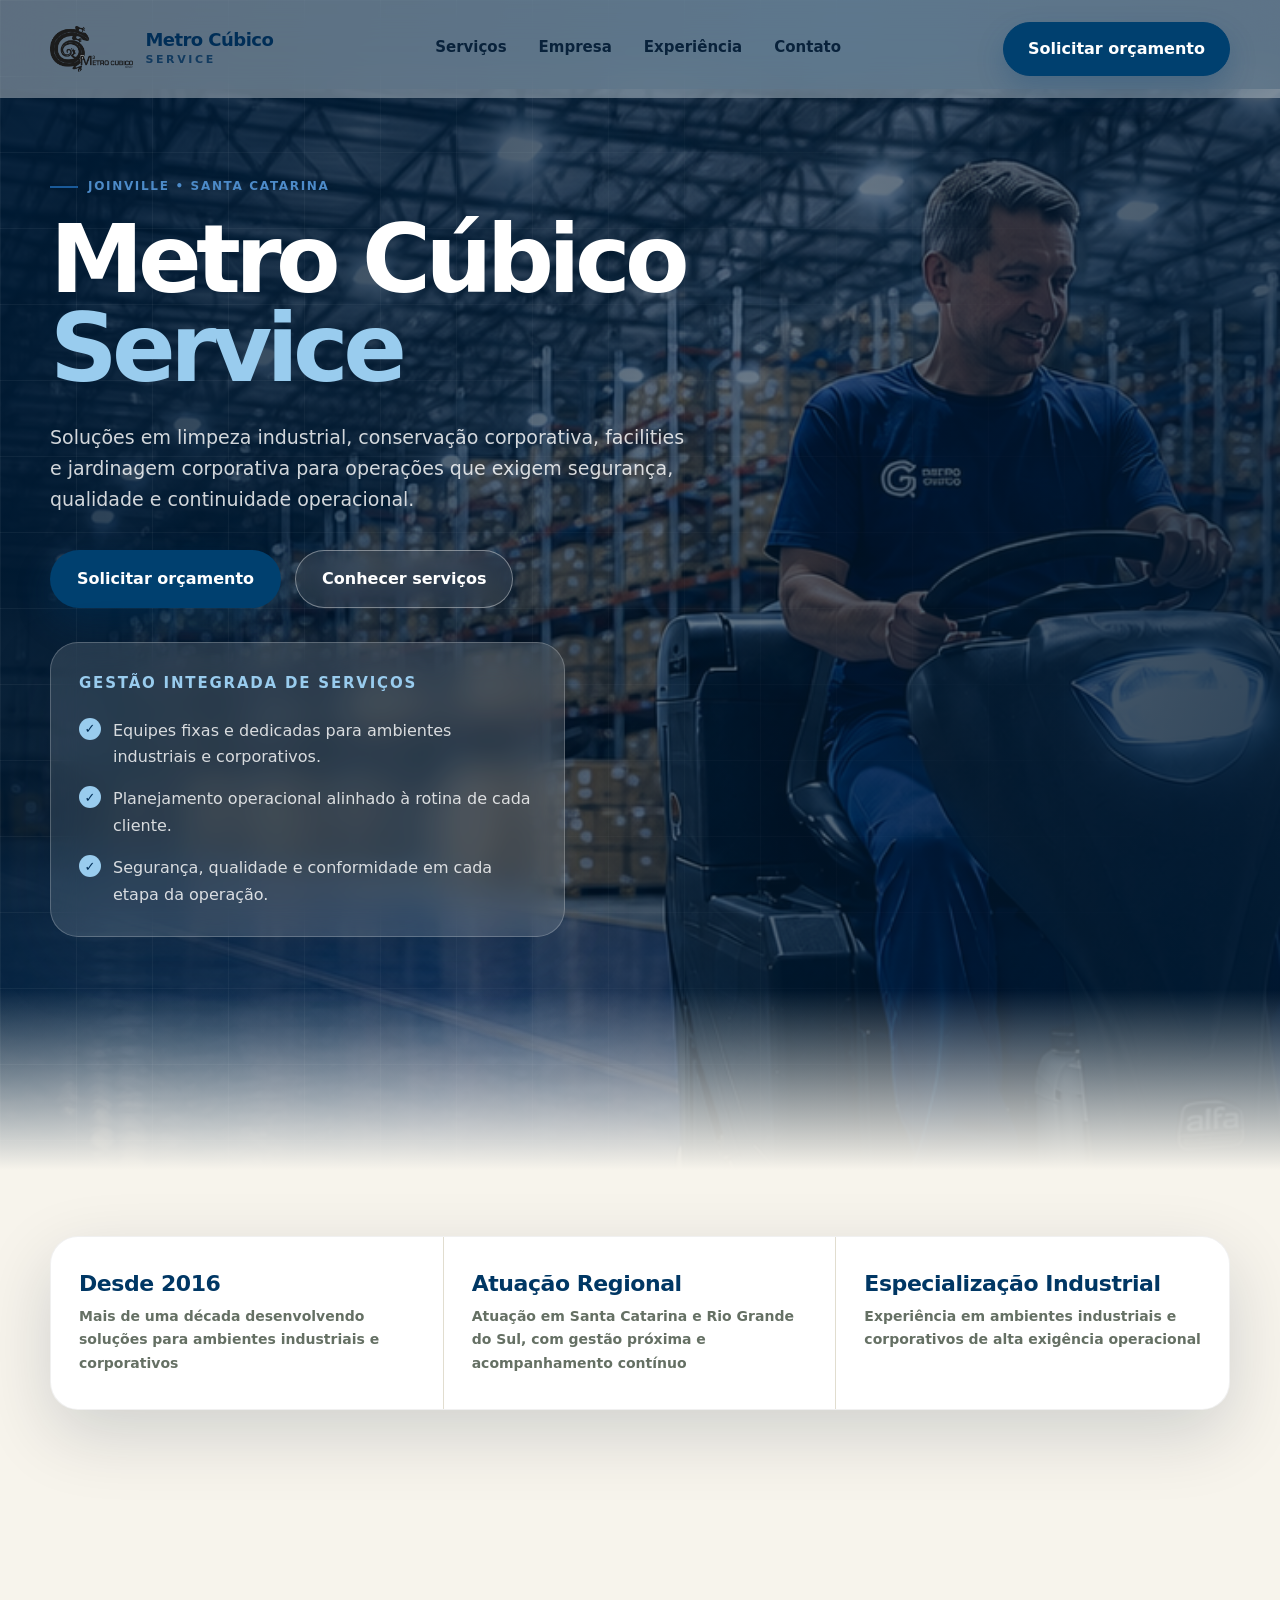
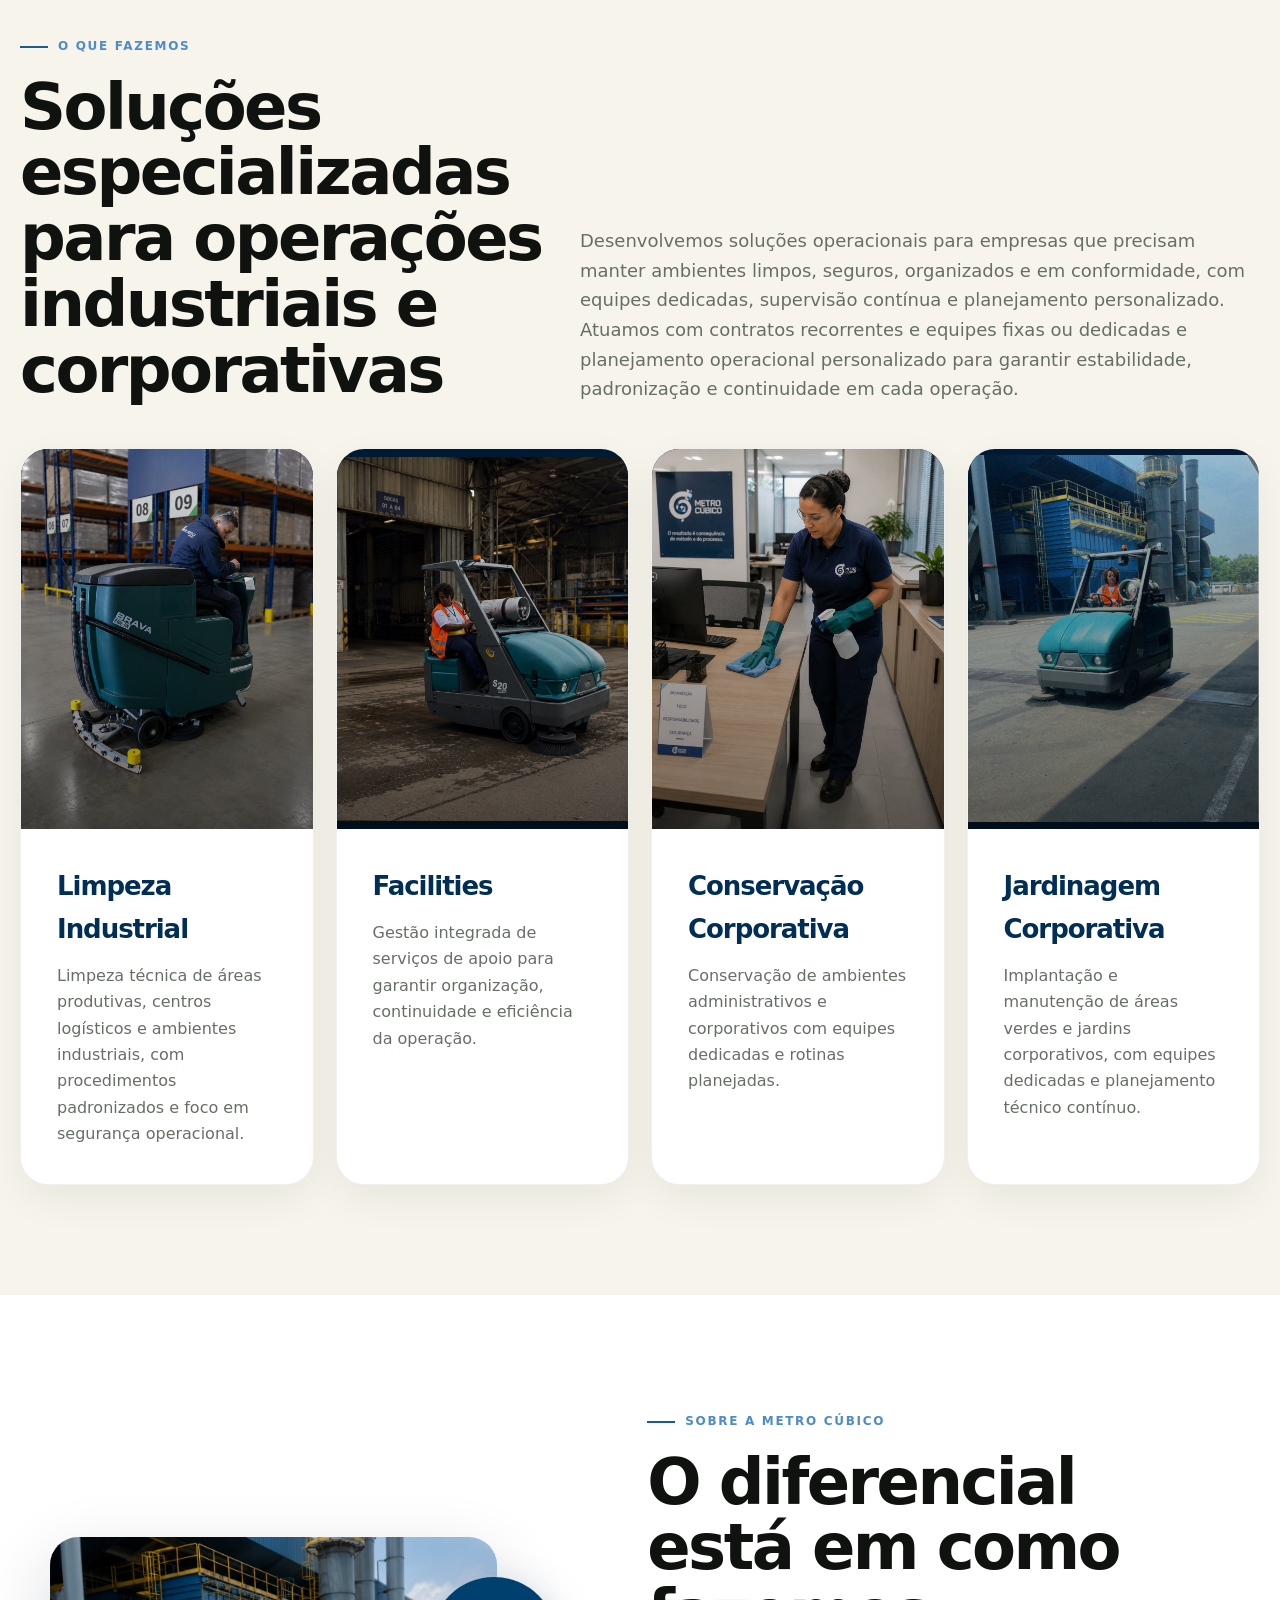
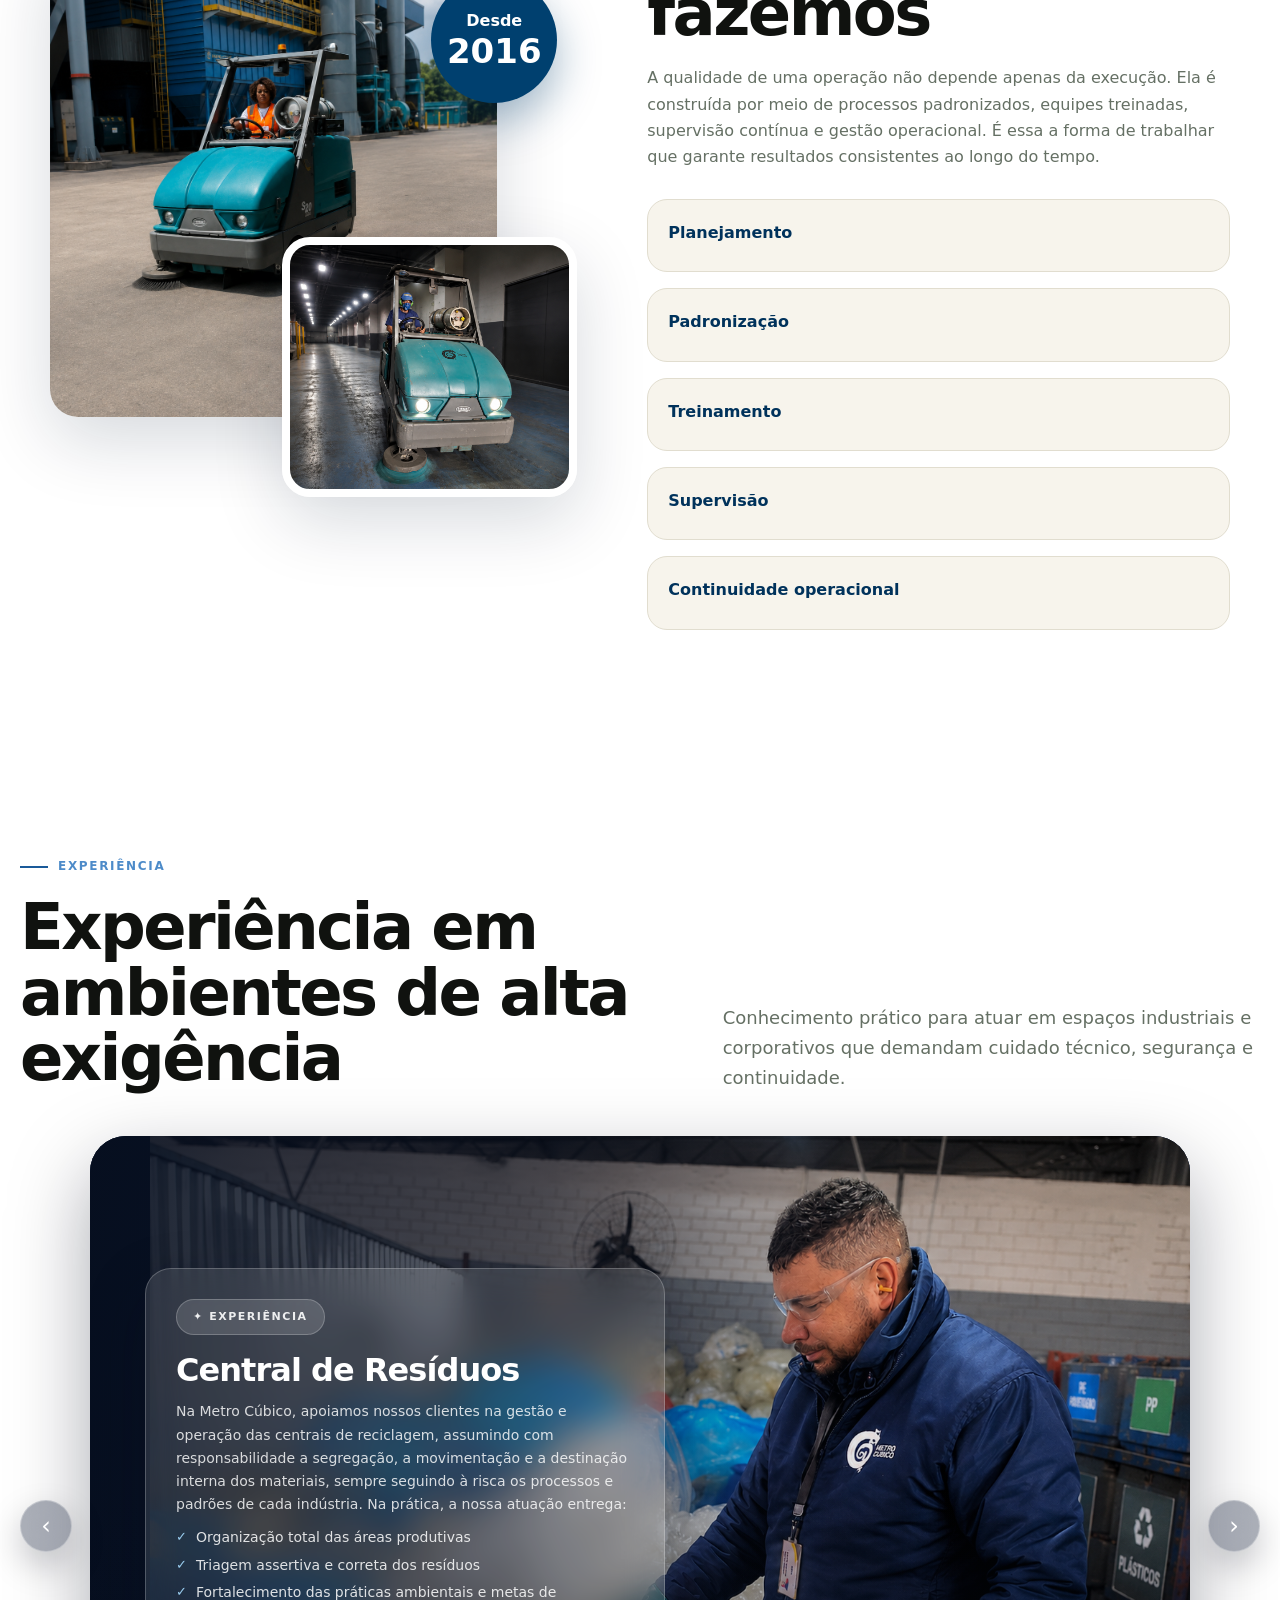
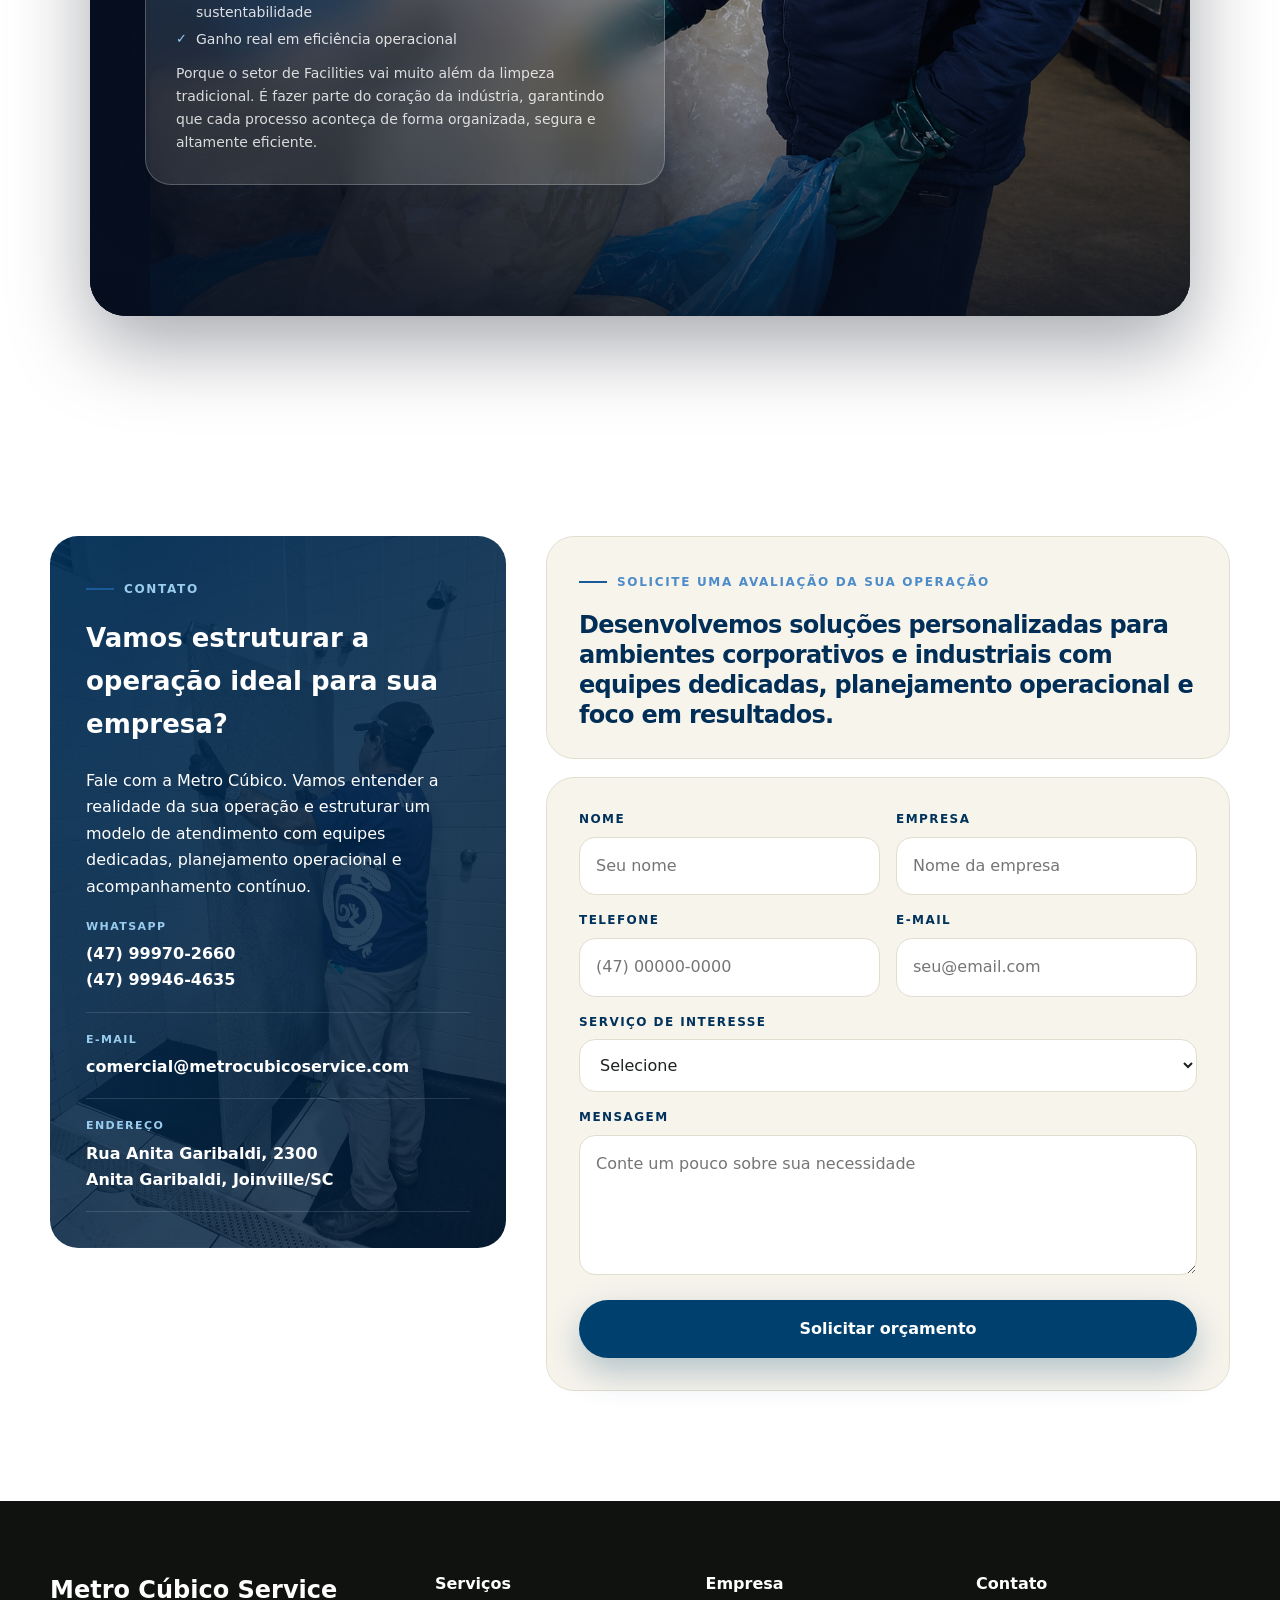
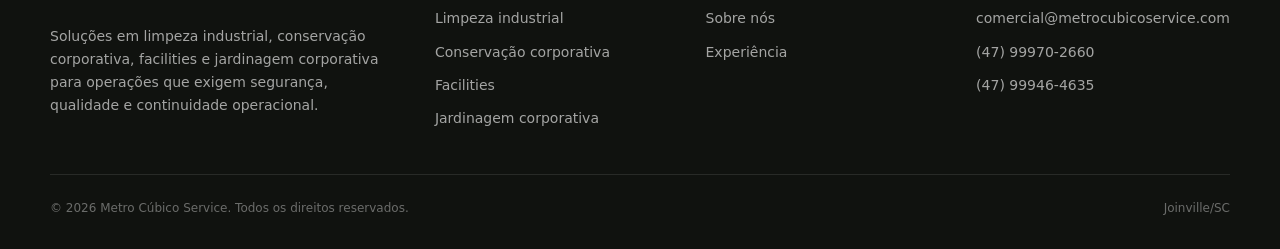
<file: index.html>
<!DOCTYPE html>
<html lang="pt-BR">
<head>
    <meta charset="UTF-8">
    <meta name="viewport" content="width=device-width, initial-scale=1.0">
    <title>Metro Cúbico Service | Facilities e Limpeza Industrial</title>
    <meta name="description" content="Soluções em limpeza industrial, conservação corporativa, facilities e jardinagem corporativa para ambientes industriais e corporativos.">
    <link rel="stylesheet" href="style.css">
</head>
<body>
    <header id="header">
        <div class="container nav">
            <a class="brand" href="#top" aria-label="Metro Cúbico Service">
                <img class="brand-logo" src="Metro_Cubico.png" alt="Metro Cúbico Service">
                <span class="brand-text">
                    <strong>Metro Cúbico</strong>
                    <small>Service</small>
                </span>
            </a>
            <nav class="nav-links" aria-label="Navegação principal">
                <a href="#servicos">Serviços</a>
                <a href="#sobre">Empresa</a>
                <a href="#experiencia">Experiência</a>
                <a href="#contato">Contato</a>
            </nav>
            <div class="nav-actions">
                <a class="btn btn-outline" href="#contato">Solicitar orçamento</a>
            </div>
            <button class="menu-btn" type="button" onclick="openMenu()" aria-label="Abrir menu">☰</button>
        </div>
    </header>

    <div class="mobile-menu" id="mobileMenu" aria-label="Menu mobile">
        <button class="close-menu" type="button" onclick="closeMenu()" aria-label="Fechar menu">×</button>
        <nav>
            <a href="#servicos" onclick="closeMenu()">Serviços</a>
            <a href="#sobre" onclick="closeMenu()">Empresa</a>
            <a href="#experiencia" onclick="closeMenu()">Experiência</a>
            <a href="#contato" onclick="closeMenu()">Contato</a>
        </nav>
    </div>

    <main id="top">
        <section class="hero" style="background-image: linear-gradient(110deg,rgba(0,26,51,.94),rgba(0,26,51,.58),rgba(0,26,51,.86)), url('Foto Hero.png');">
            <div class="hero-grid"></div>
            <div class="container hero-content">
                <div>
                    <span class="eyebrow">Joinville • Santa Catarina</span>
                    <h1>Metro Cúbico <span>Service</span></h1>
                    <p>Soluções em limpeza industrial, conservação corporativa, facilities e jardinagem corporativa para operações que exigem segurança, qualidade e continuidade operacional.</p>
                    <div class="hero-actions">
                        <a class="btn btn-primary hero-cta-orcamento" href="#contato">Solicitar orçamento</a>
                        <a class="btn btn-outline" href="#servicos">Conhecer serviços</a>
                    </div>
                </div>
                <aside class="hero-panel">
                    <h3>Gestão integrada de serviços</h3>
                    <ul class="hero-list">
                        <li><span class="check">✓</span><span>Equipes fixas e dedicadas para ambientes industriais e corporativos.</span></li>
                        <li><span class="check">✓</span><span>Planejamento operacional alinhado à rotina de cada cliente.</span></li>
                        <li><span class="check">✓</span><span>Segurança, qualidade e conformidade em cada etapa da operação.</span></li>
                    </ul>
                </aside>
            </div>
        </section>

        <section class="stats" aria-label="Números da Metro Cúbico">
            <div class="container">
                <div class="stats-card">
                    <div class="stat">
                        <strong>Desde 2016</strong>
                        <span>Mais de uma década desenvolvendo soluções para ambientes industriais e corporativos</span>
                    </div>
                    <div class="stat">
                        <strong>Atuação Regional</strong>
                        <span>Atuação em Santa Catarina e Rio Grande do Sul, com gestão próxima e acompanhamento contínuo</span>
                    </div>
                    <div class="stat">
                        <strong>Especialização Industrial</strong>
                        <span>Experiência em ambientes industriais e corporativos de alta exigência operacional</span>
                    </div>
                </div>
            </div>
        </section>

        <section class="solutions" id="servicos">
            <div class="container">
                <div class="section-head reveal">
                    <div>
                        <span class="eyebrow">O que fazemos</span>
                        <h2 class="title">Soluções especializadas para operações industriais e corporativas</h2>
                    </div>
                    <p class="subtitle">Desenvolvemos soluções operacionais para empresas que precisam manter ambientes limpos, seguros, organizados e em conformidade, com equipes dedicadas, supervisão contínua e planejamento personalizado. Atuamos com contratos recorrentes e equipes fixas ou dedicadas e planejamento operacional personalizado para garantir estabilidade, padronização e continuidade em cada operação.</p>
                </div>
                <div class="cards">
                    <article class="service reveal">
                        <div class="service-img" style="background-image:url('foto0.png')"></div>
                        <div class="service-body">
                            <h3>Limpeza Industrial</h3>
                            <p>Limpeza técnica de áreas produtivas, centros logísticos e ambientes industriais, com procedimentos padronizados e foco em segurança operacional.</p>
                        </div>
                    </article>
                    <article class="service reveal">
                        <div class="service-img" style="background-image:url('foto1.png')"></div>
                        <div class="service-body">
                            <h3>Facilities</h3>
                            <p>Gestão integrada de serviços de apoio para garantir organização, continuidade e eficiência da operação.</p>
                        </div>
                    </article>
                    <article class="service reveal">
                        <div class="service-img service-img-contain" style="background-image:url('foto4.jpeg')"></div>
                        <div class="service-body">
                            <h3>Conservação Corporativa</h3>
                            <p>Conservação de ambientes administrativos e corporativos com equipes dedicadas e rotinas planejadas.</p>
                        </div>
                    </article>
                    <article class="service reveal">
                        <div class="service-img" style="background-image:url('foto2.png')"></div>
                        <div class="service-body">
                            <h3>Jardinagem Corporativa</h3>
                            <p>Implantação e manutenção de áreas verdes e jardins corporativos, com equipes dedicadas e planejamento técnico contínuo.</p>
                        </div>
                    </article>
                </div>
            </div>
        </section>

        <section class="about" id="sobre">
            <div class="container about-grid">
                <div class="photo-stack reveal">
                    <div class="photo-main" style="background-image:url('foto6.png')"></div>
                    <div class="photo-small" style="background-image:url('foto7.png')"></div>
                    <div class="badge">Desde<span>2016</span></div>
                </div>
                <div class="about-text reveal">
                    <span class="eyebrow">Sobre a Metro Cúbico</span>
                    <h2 class="title">O diferencial está em como fazemos</h2>
                    <p>A qualidade de uma operação não depende apenas da execução. Ela é construída por meio de processos padronizados, equipes treinadas, supervisão contínua e gestão operacional. É essa a forma de trabalhar que garante resultados consistentes ao longo do tempo.</p>
                    <div class="values">
                        <div class="value">
                            <h4>Planejamento</h4>
                        </div>
                        <div class="value">
                            <h4>Padronização</h4>
                        </div>
                        <div class="value">
                            <h4>Treinamento</h4>
                        </div>
                        <div class="value">
                            <h4>Supervisão</h4>
                        </div>
                        <div class="value">
                            <h4>Continuidade operacional</h4>
                        </div>
                    </div>
                </div>
            </div>
        </section>

        <section class="portfolio" id="experiencia">
            <div class="container">
                <div class="section-head reveal">
                    <div>
                        <span class="eyebrow">Experiência</span>
                        <h2 class="title">Experiência em ambientes de alta exigência</h2>
                    </div>
                    <p class="subtitle">Conhecimento prático para atuar em espaços industriais e corporativos que demandam cuidado técnico, segurança e continuidade.</p>
                </div>

                <div class="hero-carousel reveal">
                    <button class="hero-arrow hero-arrow-prev" type="button" onclick="expCarouselMove(-1)" aria-label="Bloco anterior">‹</button>

                    <div class="hero-frame">
                        <div class="hero-track" id="expCarouselTrack">
                            <div class="hero-slide">
                                <div class="hero-glass hero-glass-lg">
                                    <span class="hero-badge">✦ Experiência</span>
                                    <h3>Central de Resíduos</h3>
                                    <p>Na Metro Cúbico, apoiamos nossos clientes na gestão e operação das centrais de reciclagem, assumindo com responsabilidade a segregação, a movimentação e a destinação interna dos materiais, sempre seguindo à risca os processos e padrões de cada indústria. Na prática, a nossa atuação entrega:</p>
                                    <ul class="hero-list-mini">
                                        <li>Organização total das áreas produtivas</li>
                                        <li>Triagem assertiva e correta dos resíduos</li>
                                        <li>Fortalecimento das práticas ambientais e metas de sustentabilidade</li>
                                        <li>Ganho real em eficiência operacional</li>
                                    </ul>
                                    <p>Porque o setor de Facilities vai muito além da limpeza tradicional. É fazer parte do coração da indústria, garantindo que cada processo aconteça de forma organizada, segura e altamente eficiente.</p>
                                </div>
                            </div>
                            <div class="hero-slide">
                                <div class="hero-glass hero-glass-lg">
                                    <span class="hero-badge">✦ Experiência</span>
                                    <h3>Central de Cavacos</h3>
                                    <p>Na Metro Cúbico, nós assumimos essa carga para que o seu time mantenha o foco no que realmente importa: produzir com eficiência. Nossa equipe atua diretamente no apoio à operação industrial, realizando atividades essenciais como:</p>
                                    <ul class="hero-list-mini">
                                        <li>Movimentação de cavacos</li>
                                        <li>Apoio logístico interno</li>
                                        <li>Organização e zelo das áreas produtivas</li>
                                        <li>Suporte ágil às rotinas operacionais</li>
                                    </ul>
                                    <p>É um trabalho de bastidores que muitas vezes passa despercebido, mas que faz toda a diferença na continuidade e na produtividade da operação. Para nós, facilities também é apoiar e impulsionar a operação industrial. É assim que a Metro Cúbico entende e vive o seu papel dentro da indústria. Enquanto sua equipe produz, a nossa garante que a operação de apoio continue funcionando.</p>
                                </div>
                            </div>
                            <div class="hero-slide">
                                <div class="hero-glass hero-glass-lg">
                                    <span class="hero-badge">✦ Experiência</span>
                                    <h3>Fundição</h3>
                                    <p>Em fundições, a limpeza faz parte da rotina operacional. Ambientes com altas temperaturas, grande concentração de poeira e intenso fluxo de pessoas exigem procedimentos contínuos para preservar a organização e a segurança. Na prática, nossa atuação inclui:</p>
                                    <ul class="hero-list-mini">
                                        <li>Limpeza contínua de pisos e corredores da área produtiva</li>
                                        <li>Conservação das entradas e áreas administrativas da fundição</li>
                                        <li>Remoção de poeira e resíduos das áreas de circulação</li>
                                        <li>Organização dos ambientes para favorecer a segurança e a mobilidade da operação</li>
                                    </ul>
                                    <p>Em ambientes de fundição, manter corredores e áreas de circulação limpos vai além da conservação. Contribui para a segurança dos colaboradores, facilita a movimentação da operação e preserva as condições adequadas de trabalho em um ambiente naturalmente desafiador.</p>
                                </div>
                            </div>
                            <div class="hero-slide">
                                <div class="hero-glass hero-glass-lg">
                                    <span class="hero-badge">✦ Experiência</span>
                                    <h3>Usinagem</h3>
                                    <p>Em áreas de usinagem, a limpeza precisa acompanhar o ritmo da produção. Nossa equipe atua para controlar resíduos do processo, manter áreas organizadas e reduzir riscos decorrentes do acúmulo de óleo e cavacos. Na prática, nossa atuação inclui:</p>
                                    <ul class="hero-list-mini">
                                        <li>Limpeza contínua de pisos com resíduos oleosos</li>
                                        <li>Remoção de cavacos e resíduos do processo</li>
                                        <li>Limpeza de vidros em área de usinagem com remoção de película oleosa e resíduos aderidos ao processo</li>
                                        <li>Conservação das áreas produtivas e de circulação</li>
                                    </ul>
                                    <p>Em ambientes de usinagem, a limpeza vai além da organização. Ela contribui diretamente para a segurança das equipes, reduz riscos de escorregamentos e mantém a operação preparada para produzir com continuidade.</p>
                                </div>
                            </div>
                            <div class="hero-slide">
                                <div class="hero-glass hero-glass-lg">
                                    <span class="hero-badge">✦ Experiência</span>
                                    <h3>Paisagismo e Manutenção de Áreas Verdes</h3>
                                    <p>Em ambientes corporativos e industriais, as áreas verdes também fazem parte da experiência, da segurança e da identidade da empresa. Por isso, nossos projetos paisagísticos são desenvolvidos para operações onde também realizamos a implantação e a manutenção contínua, garantindo continuidade técnica e a evolução do paisagismo ao longo do tempo. Na prática, nossa atuação contempla:</p>
                                    <ul class="hero-list-mini">
                                        <li>Desenvolvimento de projetos paisagísticos para operações atendidas pela Metro Cúbico</li>
                                        <li>Implantação de áreas verdes e jardins corporativos</li>
                                        <li>Manutenção contínua por equipes dedicadas</li>
                                        <li>Supervisão técnica e planejamento das atividades</li>
                                        <li>Tecnologias aplicadas à manutenção, como roçada robotizada em operações compatíveis</li>
                                    </ul>
                                    <p>Ao integrar projeto, implantação e manutenção sob uma única gestão, preservamos o conhecimento técnico sobre cada área verde, garantindo maior qualidade na execução, continuidade dos cuidados e evolução consistente do paisagismo ao longo do tempo.</p>
                                </div>
                            </div>
                        </div>
                    </div>

                    <button class="hero-arrow hero-arrow-next" type="button" onclick="expCarouselMove(1)" aria-label="Próximo bloco">›</button>
                </div>

                <div class="hero-dots" id="expCarouselDots"></div>
            </div>
        </section>

        <section class="contact" id="contato">
            <div class="container contact-grid">
                <div class="contact-info reveal" style="background-image:linear-gradient(135deg,rgba(0,46,87,.92),rgba(0,26,51,.78)),url('foto15.jpg');background-size:cover;background-position:center;">
                    <span class="eyebrow">Contato</span>
                    <h3>Vamos estruturar a operação ideal para sua empresa?</h3>
                    <p>Fale com a Metro Cúbico. Vamos entender a realidade da sua operação e estruturar um modelo de atendimento com equipes dedicadas, planejamento operacional e acompanhamento contínuo.</p>
                    <div class="contact-line">
                        <span>WhatsApp</span>
                        <a href="https://wa.me/5547999702660" target="_blank" rel="noopener">(47) 99970-2660</a><br>
                        <a href="https://wa.me/5547999464635" target="_blank" rel="noopener">(47) 99946-4635</a>
                    </div>
                    <div class="contact-line">
                        <span>E-mail</span>
                        <a href="mailto:comercial@metrocubicoservice.com">comercial@metrocubicoservice.com</a>
                    </div>
                    <div class="contact-line">
                        <span>Endereço</span>
                        <p>Rua Anita Garibaldi, 2300<br>Anita Garibaldi, Joinville/SC</p>
                    </div>
                </div>

                <div class="form-wrap reveal">
                    <div class="form-intro">
                        <span class="eyebrow">Solicite uma avaliação da sua operação</span>
                        <h3>Desenvolvemos soluções personalizadas para ambientes corporativos e industriais com equipes dedicadas, planejamento operacional e foco em resultados.</h3>
                    </div>
                    <form class="form" onsubmit="sendForm(event)">
                        <div class="form-row">
                            <div class="field">
                                <label for="nome">Nome</label>
                                <input type="text" id="nome" name="nome" placeholder="Seu nome" required>
                            </div>
                            <div class="field">
                                <label for="empresa">Empresa</label>
                                <input type="text" id="empresa" name="empresa" placeholder="Nome da empresa" required>
                            </div>
                        </div>
                        <div class="form-row">
                            <div class="field">
                                <label for="telefone">Telefone</label>
                                <input type="tel" id="telefone" name="telefone" placeholder="(47) 00000-0000" required>
                            </div>
                            <div class="field">
                                <label for="email">E-mail</label>
                                <input type="email" id="email" name="email" placeholder="seu@email.com">
                            </div>
                        </div>
                        <div class="field">
                            <label for="servico">Serviço de interesse</label>
                            <select id="servico" name="servico" required>
                                <option value="">Selecione</option>
                                <option>Limpeza industrial</option>
                                <option>Conservação corporativa</option>
                                <option>Facilities</option>
                                <option>Jardinagem corporativa</option>
                                <option>Automação de roçada</option>
                                <option>Outro</option>
                            </select>
                        </div>
                        <div class="field">
                            <label for="mensagem">Mensagem</label>
                            <textarea id="mensagem" name="mensagem" placeholder="Conte um pouco sobre sua necessidade"></textarea>
                        </div>
                        <button class="btn btn-primary" type="submit">Solicitar orçamento</button>
                    </form>
                </div>
            </div>
        </section>
    </main>

    <footer>
        <div class="container footer-grid">
            <div>
                <h3>Metro Cúbico Service</h3>
                <p>Soluções em limpeza industrial, conservação corporativa, facilities e jardinagem corporativa para operações que exigem segurança, qualidade e continuidade operacional.</p>
            </div>
            <div class="footer-col">
                <h4>Serviços</h4>
                <a href="#servicos">Limpeza industrial</a>
                <a href="#servicos">Conservação corporativa</a>
                <a href="#servicos">Facilities</a>
                <a href="#servicos">Jardinagem corporativa</a>
            </div>
            <div class="footer-col">
                <h4>Empresa</h4>
                <a href="#sobre">Sobre nós</a>
                <a href="#experiencia">Experiência</a>
            </div>
            <div class="footer-col">
                <h4>Contato</h4>
                <a href="mailto:comercial@metrocubicoservice.com">comercial@metrocubicoservice.com</a>
                <a href="https://wa.me/5547999702660" target="_blank" rel="noopener">(47) 99970-2660</a>
                <a href="https://wa.me/5547999464635" target="_blank" rel="noopener">(47) 99946-4635</a>
            </div>
        </div>
        <div class="container footer-bottom">
            <span>© 2026 Metro Cúbico Service. Todos os direitos reservados.</span>
            <span>Joinville/SC</span>
        </div>
    </footer>

    <script src="java.js"></script>
</body>
</html>
</file>
<file: style.css>
﻿:root{
      --blue-950:#001a33;
      --blue-900:#002E57;
      --blue-800:#00325B;
      --blue-700:#003764;
      --blue-600:#00406F;
      --blue-500:#1a5a99;
      --blue-400:#4d8bc9;
      --blue-100:#e6f2ff;
      --cream:#f7f4ec;
      --cream-2:#dbd7ce;
      --white:#ffffff;
      --black:#10120f;
      --text:#1b211c;
      --muted:#657064;
      --line:#e1ddcf;
      --shadow:0 24px 70px rgba(0,26,51,.16);
      --radius:28px;
      --font-body:system-ui,-apple-system,BlinkMacSystemFont,'Segoe UI',sans-serif;
      --font-title:system-ui,-apple-system,BlinkMacSystemFont,'Segoe UI',sans-serif;
    }

    *{box-sizing:border-box;margin:0;padding:0}
    html{scroll-behavior:smooth}
    body{font-family:var(--font-body);color:var(--text);background:var(--cream);line-height:1.65;overflow-x:hidden}
    img{max-width:100%;display:block}
    a{text-decoration:none;color:inherit}
    button,input,textarea,select{font:inherit}

    .container{width:min(1180px,calc(100% - 40px));margin-inline:auto}
    .eyebrow{display:inline-flex;align-items:center;gap:10px;font-size:12px;text-transform:uppercase;letter-spacing:.14em;font-weight:800;color:var(--blue-400);margin-bottom:18px}
    .eyebrow:before{content:'';width:28px;height:2px;background:var(--blue-500);display:inline-block}
    .title{font-family:var(--font-title);font-size:clamp(36px,5vw,64px);line-height:1.03;letter-spacing:-.04em;color:var(--black)}
    .title span{color:var(--blue-600)}
    .subtitle{font-size:18px;color:var(--muted);max-width:680px;margin-top:20px}
    .btn{display:inline-flex;align-items:center;justify-content:center;gap:10px;border-radius:999px;padding:15px 26px;font-weight:800;transition:.25s ease;border:1px solid transparent;cursor:pointer}
    .btn-primary{background:var(--blue-600);color:white;box-shadow:0 14px 35px rgba(0,64,111,.28)}
    .btn-primary:hover{background:var(--blue-700);transform:translateY(-2px)}
    .btn-light{background:rgba(255,255,255,.9);color:var(--blue-900)}
    .btn-light:hover{background:white;transform:translateY(-2px)}
    .btn-outline{border-color:rgba(255,255,255,.38);color:white;background:rgba(255,255,255,.08);backdrop-filter:blur(10px)}
    .btn-outline:hover{background:rgba(255,255,255,.18)}

    header{position:fixed;top:0;left:0;right:0;z-index:1000;padding:22px 0;background:rgba(255, 255, 255, 0.363);backdrop-filter:blur(24px);-webkit-backdrop-filter:blur(24px);transition:all .4s cubic-bezier(0.16, 1, 0.3, 1)}
    header.scrolled{padding:12px 0;background:rgba(255,255,255,.62);box-shadow:0 10px 40px rgba(0,0,0,.06);border-bottom:1px solid rgba(0,0,0,.03)}
    .nav{display:flex;align-items:center;justify-content:space-between;gap:28px}
    .brand{display:flex;align-items:center;gap:12px;font-weight:900;color:var(--blue-900);transition:transform .3s ease}
    .brand:hover{transform:scale(1.02)}
    .brand-mark{width:46px;height:46px;border-radius:14px;background:linear-gradient(135deg,var(--blue-500),var(--blue-800));display:grid;place-items:center;color:white;box-shadow:0 12px 24px rgba(0,0,0,.18)}
    .brand-logo{height:46px;width:auto;border-radius:8px;object-fit:contain}
    .brand-text{line-height:1.05}
    .brand-text strong{display:block;font-size:18px;letter-spacing:-.03em}
    .brand-text small{font-size:11px;text-transform:uppercase;letter-spacing:.24em;opacity:.8;font-weight:600}
    .nav-links{display:flex;align-items:center;gap:32px;color:var(--blue-950);font-size:15px;font-weight:600}
    .nav-links a{position:relative;opacity:.9;transition:.3s ease;padding-bottom:4px}
    .nav-links a::after{content:'';position:absolute;left:0;bottom:0;width:0;height:2px;background:var(--blue-400);transition:.3s ease;border-radius:2px}
    .nav-links a:hover{opacity:1;color:var(--blue-400)}
    .nav-links a:hover::after{width:100%}
    header.scrolled .nav-links a:hover{color:var(--blue-700)}
    header.scrolled .nav-links a::after{background:var(--blue-600)}
    .nav-actions{display:flex;align-items:center;gap:12px}
    .menu-btn{display:none;background:none;border:0;color:var(--blue-900);font-size:30px;cursor:pointer}
    header .btn-outline{color:white;border-color:var(--blue-600);background:var(--blue-600);backdrop-filter:none;box-shadow:0 12px 28px rgba(0,64,111,.24);padding:13px 24px;white-space:nowrap;min-width:max-content}
    header .btn-outline:hover{background:var(--blue-800);border-color:var(--blue-800);color:white;transform:translateY(-2px)}

    .hero{min-height:130vh;position:relative;display:grid;align-items:start;padding:170px 0 50px;color:white;background-color:var(--blue-600);background-image:linear-gradient(110deg,rgba(172,192,211,.42),rgba(0,26,51,.24),rgba(154,177,199,.38)),url('Foto Hero.png');background-size:cover,auto 138%;background-position:center,center -20%;background-repeat:no-repeat;overflow:hidden}
    .hero:after{content:'';position:absolute;inset:auto 0 0;height:180px;background:linear-gradient(transparent,var(--cream));pointer-events:none}
    .hero-grid{position:absolute;inset:0;background-image:linear-gradient(rgba(255,255,255,.05) 1px,transparent 1px),linear-gradient(90deg,rgba(255,255,255,.05) 1px,transparent 1px);background-size:76px 76px;mask-image:linear-gradient(90deg,black,transparent)}
    .hero-content{position:relative;z-index:1;display:grid;grid-template-columns:1fr;gap:34px;align-items:start}
    .hero h1{font-family:var(--font-title);font-size:clamp(48px,8vw,94px);line-height:.95;letter-spacing:-.06em;max-width:820px}
    .hero h1 span{color:#99ccee}
    .hero p{font-size:19px;max-width:650px;color:rgba(255,255,255,.82);margin:28px 0 34px}
    .hero-actions{display:flex;gap:14px;flex-wrap:wrap}
    .hero-panel{width:min(100%,515px);background:rgba(255,255,255,.12);border:1px solid rgba(255,255,255,.22);border-radius:var(--radius);padding:28px;backdrop-filter:blur(18px);box-shadow:var(--shadow)}
    .hero-panel h3{font-size:15px;text-transform:uppercase;letter-spacing:.12em;color:#99ccee;margin-bottom:22px}
    .hero-list{display:grid;gap:16px}.hero-list li{list-style:none;display:flex;gap:12px;color:rgba(255,255,255,.82)}
    .check{width:22px;height:22px;border-radius:50%;background:#99ccee;color:var(--blue-900);display:grid;place-items:center;font-weight:900;flex:0 0 22px;font-size:13px}

    .stats{position:relative;z-index:2;margin-top:-44px}
    .stats-card{background:white;border-radius:var(--radius);box-shadow:var(--shadow);display:grid;grid-template-columns:repeat(3,1fr);overflow:hidden;border:1px solid rgba(0,0,0,.06)}
    .stat{padding:34px 28px;border-right:1px solid var(--line)}.stat:last-child{border-right:0}
    .stat strong{display:block;font-size:clamp(18px,2vw,22px);line-height:1.2;font-weight:900;color:var(--blue-700);letter-spacing:-.02em}
    .stat span{display:block;margin-top:8px;color:var(--muted);font-weight:700;font-size:14px}

    section{padding:110px 0}.section-head{display:flex;align-items:end;justify-content:space-between;gap:34px;margin-bottom:44px}.section-head .subtitle{margin-top:0}

    .solutions{background:var(--cream)}
    .cards{display:grid;grid-template-columns:repeat(4,1fr);gap:22px}
    .service{min-height:500px;background:white;border-radius:var(--radius);overflow:hidden;box-shadow:0 14px 40px rgba(0,0,0,.06);border:1px solid rgba(0,0,0,.06);transition:.3s ease}
    .service:hover{transform:translateY(-8px);box-shadow:var(--shadow)}
    .service-img{height:380px;background-size:100% auto;background-repeat:no-repeat;background-position:center;background-color:var(--blue-950);position:relative}
    .service-img-contain{height:380px;background-size:100% auto;background-repeat:no-repeat;background-position:center;background-color:var(--blue-950)}
    .service-img:after{content:'';position:absolute;inset:0;background:linear-gradient(transparent,rgba(0,0,0,.45))}
    .service-body{padding:36px}.service-body h3{font-size:26px;letter-spacing:-.04em;color:var(--blue-900);margin-bottom:12px}.service-body p{color:var(--muted);font-size:16px}.service-body a{display:inline-block;margin-top:18px;font-weight:900;color:var(--blue-600)}

    .hero-carousel{position:relative;display:flex;align-items:center;gap:18px}
    #experiencia .container{width:min(1620px,calc(100% - 40px))}
    #servicos .container{width:min(1440px,calc(100% - 40px))}
    .hero-frame{flex:1;width:100%;overflow:hidden;border-radius:36px;box-shadow:0 30px 80px rgba(0,10,25,.35);position:relative;background:linear-gradient(160deg,#0d1a33,#1a2f52 55%,#22335c)}
    .hero-track{display:flex;height:100%;transition:transform .5s cubic-bezier(.4,0,.2,1)}
    .hero-slide{flex:0 0 100%;height:780px;position:relative;display:flex;align-items:center;background-size:cover;background-position:center;background-repeat:no-repeat;background-color:transparent}
    .hero-slide:before{content:'';position:absolute;inset:0;background:linear-gradient(100deg,rgba(6,14,30,.86) 0%,rgba(6,14,30,.5) 42%,rgba(6,14,30,.15) 62%,transparent 78%);z-index:1}
    .hero-slide.has-photo{background-color:#0d1a33}
    .hero-slide.has-photo:before{background:
      linear-gradient(0deg,rgba(6,14,30,.82) 0%,rgba(6,14,30,.35) 30%,transparent 55%),
      linear-gradient(100deg,rgba(6,14,30,.94) 0%,rgba(6,14,30,.62) 38%,rgba(6,14,30,.18) 60%,transparent 76%)}
    .hero-glass{position:relative;z-index:3;margin:0 0 0 5%;max-width:420px;background:rgba(255,255,255,.1);border:1px solid rgba(255,255,255,.22);border-radius:26px;padding:30px 30px;backdrop-filter:blur(18px);-webkit-backdrop-filter:blur(18px);box-shadow:0 24px 60px rgba(0,10,25,.3)}
    .hero-badge{display:inline-flex;align-items:center;gap:8px;background:rgba(255,255,255,.14);border:1px solid rgba(255,255,255,.22);color:rgba(255,255,255,.9);font-size:11px;font-weight:800;text-transform:uppercase;letter-spacing:.14em;padding:8px 16px;border-radius:999px;margin-bottom:18px}
    .hero-glass h3{color:white;font-size:clamp(24px,2.6vw,32px);line-height:1.12;letter-spacing:-.03em;margin-bottom:12px}
    .hero-glass p{color:rgba(255,255,255,.82);font-size:15px;max-width:340px}
    .hero-glass-lg{max-width:520px}
    .hero-glass-lg p{max-width:none;font-size:14px;margin-bottom:12px}
    .hero-glass-lg p:last-child{margin-bottom:0}
    .hero-list-mini{list-style:none;display:grid;gap:8px;margin:0 0 12px}
    .hero-list-mini li{position:relative;padding-left:20px;color:rgba(255,255,255,.85);font-size:14px;line-height:1.4}
    .hero-list-mini li:before{content:'✓';position:absolute;left:0;top:0;color:#99ccee;font-weight:900;font-size:13px}

    .hero-arrow{flex:0 0 auto;width:52px;height:52px;border-radius:50%;border:1px solid rgba(255,255,255,.3);background:rgba(20,32,58,.35);backdrop-filter:blur(14px);-webkit-backdrop-filter:blur(14px);color:white;font-size:24px;cursor:pointer;display:grid;place-items:center;box-shadow:0 14px 34px rgba(0,10,25,.22);transition:.25s ease;z-index:3}
    .hero-arrow:hover{background:rgba(0,64,111,.65);transform:scale(1.08)}

    .hero-dots{display:none}

    @media(max-width:980px){.hero-slide{height:620px}}
    @media(max-width:640px){.hero-carousel{gap:8px}.hero-arrow{width:40px;height:40px;font-size:18px}.hero-slide{height:auto;aspect-ratio:9/13;align-items:flex-end}.hero-glass{margin:0 5% 8%;max-width:88%;padding:24px}.hero-glass h3{font-size:22px}}

    .about{background:white}.about-grid{display:grid;grid-template-columns:.95fr 1.05fr;gap:70px;align-items:center}.photo-stack{position:relative;min-height:560px}.photo-main,.photo-small{position:absolute;border-radius:var(--radius);overflow:hidden;box-shadow:var(--shadow);background-size:cover;background-position:center}.photo-main{inset:0 80px 80px 0;background-image:url('foto6.png')}.photo-small{right:0;bottom:0;width:56%;height:260px;border:8px solid white;background-image:url('foto7.png')}.badge{position:absolute;top:40px;right:20px;background:var(--blue-600);color:white;border-radius:50%;width:126px;height:126px;display:grid;place-content:center;gap:4px;text-align:center;font-weight:900;line-height:1.05;box-shadow:0 18px 44px rgba(0,64,111,.36)}.badge span{display:block;width:100%;font-size:34px;line-height:1}.about-text p{color:var(--muted);margin-top:18px}.values{display:grid;gap:16px;margin-top:28px}.value{border:1px solid var(--line);border-radius:20px;padding:20px;background:var(--cream)}.value h4{color:var(--blue-800);margin-bottom:5px}

    .dark{background:var(--blue-950);color:white;position:relative;overflow:hidden}.dark .title{color:white}.dark .subtitle{color:rgba(255,255,255,.68)}.dark:before{content:'';position:absolute;width:580px;height:580px;border-radius:50%;background:rgba(77,139,201,.18);filter:blur(60px);right:-180px;top:-160px}.dark .container{position:relative;z-index:1}
    .diff-grid{display:grid;grid-template-columns:repeat(4,1fr);gap:18px}.diff{background:rgba(255,255,255,.07);border:1px solid rgba(255,255,255,.12);border-radius:24px;padding:28px;transition:.25s}.diff:hover{background:rgba(255,255,255,.12);transform:translateY(-4px)}.diff strong{font-size:34px;color:#99ccee}.diff h3{margin:16px 0 8px}.diff p{color:rgba(255,255,255,.65);font-size:14px}

    .quality{background:linear-gradient(135deg,var(--blue-800),var(--blue-950));color:white}.quality-grid{display:grid;grid-template-columns:1fr .82fr;gap:56px;align-items:stretch}.quality .title{color:white}.quality-card{background:rgba(255,255,255,.1);border:1px solid rgba(255,255,255,.14);border-radius:var(--radius);padding:42px;min-height:430px;display:flex;flex-direction:column;justify-content:space-between;box-shadow:0 24px 70px rgba(0,0,0,.22)}.quality-card h3{font-size:34px;line-height:1.08;letter-spacing:-.04em;margin-bottom:0;max-width:390px}.quality-card p{color:rgba(255,255,255,.78);max-width:430px;margin-top:auto}.quality-list{display:grid;gap:18px;margin-top:28px}.quality-item{display:flex;gap:14px}.quality-item p{color:rgba(255,255,255,.72)}.iso{background:#99ccee;color:var(--blue-950);padding:36px;border-radius:var(--radius);text-align:center}.iso strong{font-size:64px;line-height:1;font-weight:900}.iso span{display:block;text-transform:uppercase;letter-spacing:.16em;font-weight:900}.iso p{color:rgba(0,26,51,.75);margin-top:14px}

    .segments{background:var(--cream)}.segment-grid{display:grid;grid-template-columns:repeat(6,1fr);gap:14px}.segment{background:white;border:1px solid var(--line);border-radius:20px;padding:24px 16px;text-align:center;font-weight:800;color:var(--blue-900);min-height:110px;display:grid;place-items:center;box-shadow:0 10px 24px rgba(0,0,0,.04)}

    .portfolio{background:white}.portfolio-grid{display:grid;grid-template-columns:2fr 1fr 1fr;grid-auto-rows:270px;gap:18px}.work{border-radius:var(--radius);overflow:hidden;position:relative;background-size:cover;background-position:center;cursor:pointer}.work:first-child{grid-row:span 2}.work:after{content:'';position:absolute;inset:0;background:linear-gradient(transparent,rgba(0,0,0,.72))}.work div{position:absolute;z-index:1;left:24px;right:24px;bottom:24px;color:white}.work h3{font-size:22px;margin-bottom:4px}.work p{color:rgba(255,255,255,.75)}

    /* Estilos Exclusivos da Nova Página de Portfólio (Filtros e Grid Separado) */
    .portfolio-filters{display:flex;gap:12px;justify-content:center;margin-bottom:44px;flex-wrap:wrap}
    .filter-btn{background:var(--white);border:1px solid var(--line);padding:10px 22px;border-radius:99px;cursor:pointer;transition:.25s ease;font-weight:700;color:var(--blue-800);font-size:14px;box-shadow:0 4px 12px rgba(0,0,0,.02)}
    .filter-btn:hover,.filter-btn.active{background:var(--blue-600);color:white;border-color:var(--blue-600);transform:translateY(-2px);box-shadow:0 8px 24px rgba(0,64,111,.2)}
    .portfolio-page-grid{display:grid;grid-template-columns:repeat(3,1fr);grid-auto-rows:270px;gap:18px}
    .portfolio-item{transition:.4s ease;opacity:1;transform:scale(1)}
    .portfolio-item.hidden{display:none;opacity:0;transform:scale(0.95)}
    
    /* Estilos do Modal de Álbum do Portfólio */
    .album-badge{position:absolute;top:20px;right:20px;background:rgba(0,0,0,.6);color:white;padding:6px 12px;border-radius:99px;font-size:12px;font-weight:700;backdrop-filter:blur(4px);z-index:2}
    .album-modal{position:fixed;inset:0;background:rgba(0,26,51,.98);z-index:9999;display:flex;align-items:center;justify-content:center;opacity:0;pointer-events:none;transition:.3s ease;backdrop-filter:blur(8px)}
    .album-modal.open{opacity:1;pointer-events:auto}
    .album-dialog{width:100%;max-width:1000px;max-height:90vh;display:flex;flex-direction:column;position:relative;padding:20px}
    .album-close{position:absolute;top:-30px;right:20px;background:none;border:none;color:white;font-size:40px;cursor:pointer;line-height:1;z-index:10;transition:.2s}
    .album-close:hover{color:var(--blue-400);transform:scale(1.1)}
    .album-media{position:relative;flex:1;display:flex;align-items:center;justify-content:center;min-height:50vh;background:rgba(0,0,0,.3);border-radius:12px;overflow:hidden}
    .album-media img{max-height:75vh;max-width:100%;object-fit:contain;transition:opacity .2s ease}
    .album-nav{position:absolute;top:50%;transform:translateY(-50%);background:rgba(255,255,255,.1);border:none;color:white;font-size:30px;width:50px;height:50px;border-radius:50%;cursor:pointer;display:flex;align-items:center;justify-content:center;transition:.2s;backdrop-filter:blur(4px)}
    .album-nav:hover{background:var(--blue-600);transform:translateY(-50%) scale(1.1)}
    .album-prev{left:20px}.album-next{right:20px}
    .album-info{padding:20px 0 0;text-align:center;color:white}
    .album-info h3{font-size:24px;margin-bottom:4px}.album-info p{color:rgba(255,255,255,.7);font-size:14px}
    body.album-open{overflow:hidden}

    .testimonials{background:var(--cream)}.testimonial-grid{display:grid;grid-template-columns:repeat(3,1fr);gap:22px}.quote{background:white;border-radius:var(--radius);padding:30px;border:1px solid var(--line);box-shadow:0 14px 35px rgba(0,0,0,.05)}.quote p{color:var(--muted);font-style:italic}.quote strong{display:block;margin-top:22px;color:var(--blue-800)}.quote span{display:block;color:var(--muted);font-size:13px;margin-top:3px}

    .careers{background:linear-gradient(110deg,rgba(0,26,51,.9),rgba(0,26,51,.72)),url('foto15.jpg') center/cover no-repeat;color:white}.careers .title{color:white}.career-box{display:grid;grid-template-columns:1.15fr .85fr;gap:48px;align-items:center}.career-cta{margin-top:28px}.career-list{display:grid;gap:12px}.career-list li{list-style:none;background:rgba(255,255,255,.1);border:1px solid rgba(255,255,255,.16);border-radius:18px;padding:16px;color:rgba(255,255,255,.82)}

    .jobs-hero{padding:150px 0 70px;background:linear-gradient(110deg,rgba(0,26,51,.92),rgba(0,26,51,.66)),url('foto15.jpg') center/cover no-repeat;color:white}.jobs-hero .title{color:white}.jobs-hero .subtitle{color:rgba(255,255,255,.78)}.jobs-hero-grid{display:grid;grid-template-columns:1.1fr .9fr;gap:40px;align-items:end}.jobs-note{background:rgba(255,255,255,.12);border:1px solid rgba(255,255,255,.18);border-radius:var(--radius);padding:30px;backdrop-filter:blur(14px)}.jobs-note strong{display:block;color:#99ccee;margin-bottom:10px;text-transform:uppercase;letter-spacing:.12em;font-size:12px}.jobs-note p{color:rgba(255,255,255,.78)}.jobs-board{background:var(--cream)}.jobs-grid{display:grid;grid-template-columns:repeat(3,1fr);gap:22px}.jobs-empty{grid-column:1/-1;background:white;border:1px solid var(--line);border-radius:var(--radius);padding:34px;text-align:center;color:var(--muted);font-weight:700}.job-card{background:white;border:1px solid rgba(0,64,111,.12);border-radius:var(--radius);padding:30px;box-shadow:0 16px 40px rgba(0,26,51,.07);display:flex;flex-direction:column;gap:18px;position:relative;overflow:hidden;transition:.25s ease}.job-card:before{content:'';position:absolute;inset:0 0 auto;height:5px;background:linear-gradient(90deg,var(--blue-600),#99ccee)}.job-card:hover{transform:translateY(-6px);box-shadow:0 22px 50px rgba(0,26,51,.12)}.job-card-head{display:flex;justify-content:space-between;gap:12px;flex-wrap:wrap}.job-tag,.job-type{border-radius:999px;padding:8px 12px;font-size:12px;font-weight:900}.job-tag{background:var(--blue-600);color:white}.job-type{background:var(--cream);color:var(--blue-900);border:1px solid var(--line)}.job-card h2{font-size:28px;color:var(--blue-900);letter-spacing:-.04em;line-height:1.08}.job-card h2 span{display:block;font-family:var(--font-body);font-size:11px;letter-spacing:.12em;text-transform:uppercase;color:var(--blue-600);margin-bottom:7px}.job-card p,.job-card li{color:var(--muted);font-size:15px}.job-card p strong,.job-section-label{color:var(--blue-800);font-weight:900}.job-section-label{display:block;margin-bottom:-8px}.job-card ul{display:grid;gap:10px;padding-left:18px;margin-bottom:auto}.job-no-requirements{margin-bottom:auto;font-style:italic}.job-card .btn{align-self:flex-start}

    .contact{background:white}.contact-grid{display:grid;grid-template-columns:.8fr 1.2fr;gap:40px;align-items:start}.contact-info{background:var(--blue-900);color:white;border-radius:var(--radius);padding:36px;position:sticky;top:100px}.contact-info .eyebrow,.dark .eyebrow,.quality .eyebrow{color:#99ccee}.contact-info h3{font-size:26px;margin-bottom:22px}.contact-line{padding:18px 0;border-bottom:1px solid rgba(255,255,255,.13)}.contact-line span{display:block;color:#99ccee;text-transform:uppercase;letter-spacing:.13em;font-size:11px;font-weight:900;margin-bottom:5px}.contact-line a,.contact-line p{color:white;font-weight:700}.form-wrap{display:grid;gap:18px}.form-intro{background:var(--cream);border:1px solid var(--line);border-radius:var(--radius);padding:28px 32px}.form-intro h3{font-size:24px;line-height:1.25;color:var(--blue-900);letter-spacing:-.03em}.form{display:grid;gap:16px;background:var(--cream);border:1px solid var(--line);border-radius:var(--radius);padding:32px}.form-row{display:grid;grid-template-columns:1fr 1fr;gap:16px}.field label{display:block;font-size:12px;text-transform:uppercase;letter-spacing:.12em;font-weight:900;color:var(--blue-800);margin-bottom:7px}.field input,.field select,.field textarea{width:100%;border:1px solid var(--line);border-radius:16px;padding:15px 16px;background:white;color:var(--text);outline:none}.field textarea{min-height:140px;resize:vertical}.field input:focus,.field select:focus,.field textarea:focus{border-color:var(--blue-500);box-shadow:0 0 0 4px rgba(26,90,153,.12)}
    .curriculo-sidebar{position:sticky;top:100px}.curriculo-back{margin-top:24px}.curriculo-back-btn{width:100%;padding:18px;font-size:16px;background:var(--cream-2);color:var(--blue-900);border:1px solid var(--line)}

    footer{background:var(--black);color:rgba(255,255,255,.72);padding:70px 0 30px}.footer-grid{display:grid;grid-template-columns:1.5fr 1fr 1fr 1fr;gap:42px;padding-bottom:44px;border-bottom:1px solid rgba(255,255,255,.1)}footer h3,footer h4{color:white}footer h3{font-size:24px;margin-bottom:14px}footer p,footer a{font-size:14px;color:rgba(255,255,255,.62)}footer a:hover{color:#99ccee}.footer-col{display:grid;gap:10px;align-content:start}.footer-bottom{display:flex;justify-content:space-between;gap:20px;flex-wrap:wrap;padding-top:24px;color:rgba(255,255,255,.38);font-size:12px}

    .mobile-menu{position:fixed;inset:0;background:var(--blue-950);z-index:1500;display:grid;place-items:center;transform:translateY(-100%);transition:.35s ease}.mobile-menu.open{transform:translateY(0)}.mobile-menu nav{display:grid;gap:26px;text-align:center}.mobile-menu a{color:white;font-size:26px;font-weight:900}.close-menu{position:absolute;right:24px;top:22px;background:white;color:var(--blue-900);border:0;border-radius:50%;width:48px;height:48px;font-size:26px;cursor:pointer}

    .reveal{opacity:0;transform:translateY(28px);transition:.75s ease}.reveal.visible{opacity:1;transform:translateY(0)}

    @media(max-width:980px){.nav-links,.nav-actions{display:none}.menu-btn{display:block}.hero-content,.about-grid,.quality-grid,.career-box,.contact-grid,.jobs-hero-grid{grid-template-columns:1fr}.hero-panel{display:none}.stats-card{grid-template-columns:repeat(2,1fr)}.cards{grid-template-columns:1fr 1fr}.diff-grid{grid-template-columns:1fr 1fr}.segment-grid{grid-template-columns:repeat(3,1fr)}.portfolio-grid{grid-template-columns:1fr 1fr}.jobs-grid{grid-template-columns:1fr 1fr}.work:first-child{grid-row:auto}.testimonial-grid{grid-template-columns:1fr}.footer-grid{grid-template-columns:1fr 1fr}.contact-info{position:static}.curriculo-sidebar{position:static;top:auto}.curriculo-back{margin-bottom:28px}.photo-stack{min-height:420px}}
    @media(max-width:640px){.container{width:min(100% - 28px,1180px)}section{padding:78px 0}.hero{min-height:100vh;padding:146px 0 60px;background-size:cover,auto 115%;background-position:center,58% -60%}.hero p{max-width:58%;font-size:17px;margin:18px 0 24px}.hero h1{font-size:clamp(34px,10vw,56px)}.hero h1 span{display:block}.hero .eyebrow:before{display:none}.portfolio{padding-bottom:0}.contact{padding-top:30px}.jobs-hero{padding:120px 0 60px}.section-head{display:block}.hero-actions{display:none}.btn{width:100%;margin-top:10px}.hero-carousel{gap:0}.hero-frame{border-radius:24px}.hero-slide{height:auto;aspect-ratio:auto;min-height:420px;align-items:stretch;background-image:none !important}.hero-glass{margin:0;width:100%;max-width:100%;border-radius:0;padding:22px 20px;background:rgba(6,14,30,.9)}.hero-glass-lg{max-height:none;overflow-y:visible}.hero-glass h3{font-size:22px}.hero-arrow{position:absolute;top:50%;transform:translateY(-50%);width:38px;height:38px;font-size:16px;z-index:4}.hero-arrow-prev{left:10px}.hero-arrow-next{right:10px}.stats-card,.cards,.diff-grid,.segment-grid,.portfolio-grid,.portfolio-page-grid,.form-row,.footer-grid,.jobs-grid{grid-template-columns:1fr}.job-card .btn{align-self:stretch}.stat{border-right:0;border-bottom:1px solid var(--line)}.photo-stack{min-height:360px}.photo-main{inset:0 0 90px 0}.photo-small{width:74%;height:190px}.badge{width:100px;height:100px;right:4px}.quality-card{min-height:300px;padding:28px}.quality-card h3{font-size:26px}.contact-info,.form{padding:24px}.curriculo-back-btn{margin-top:0}}
</file>
